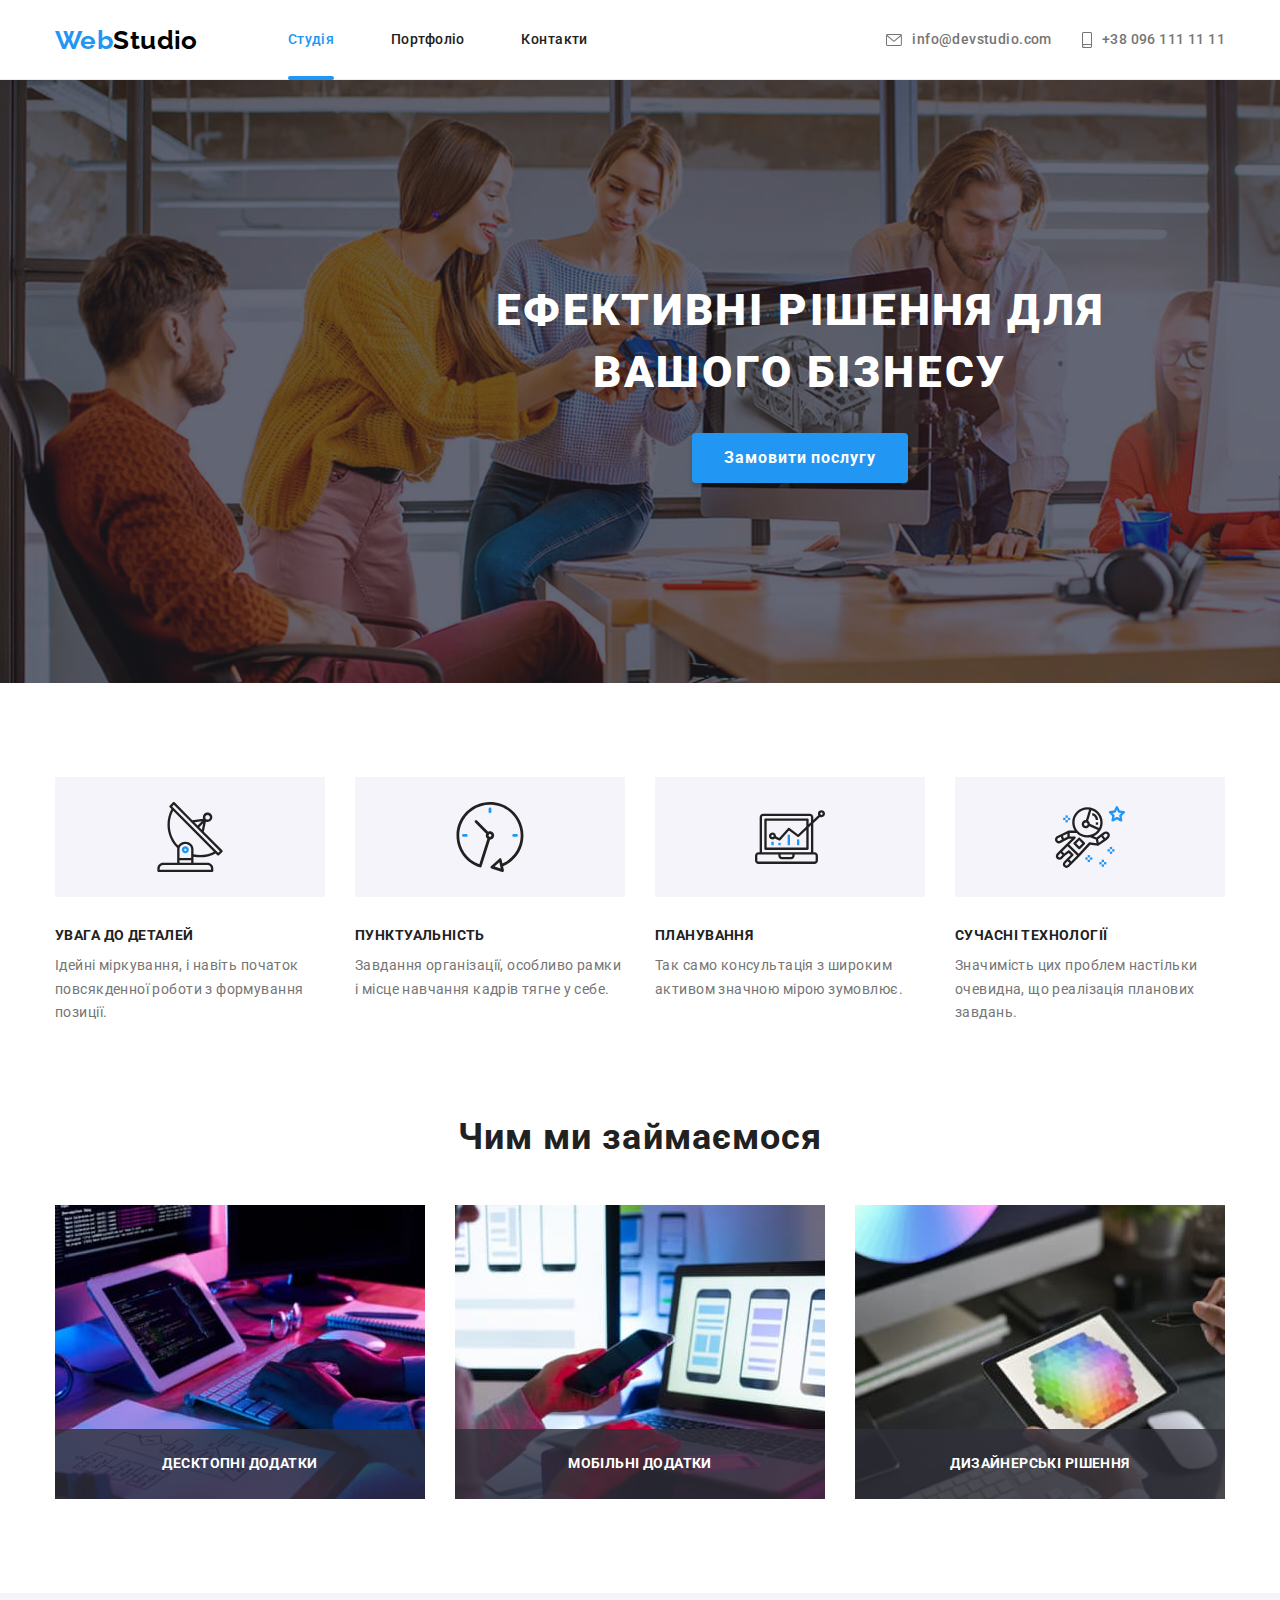
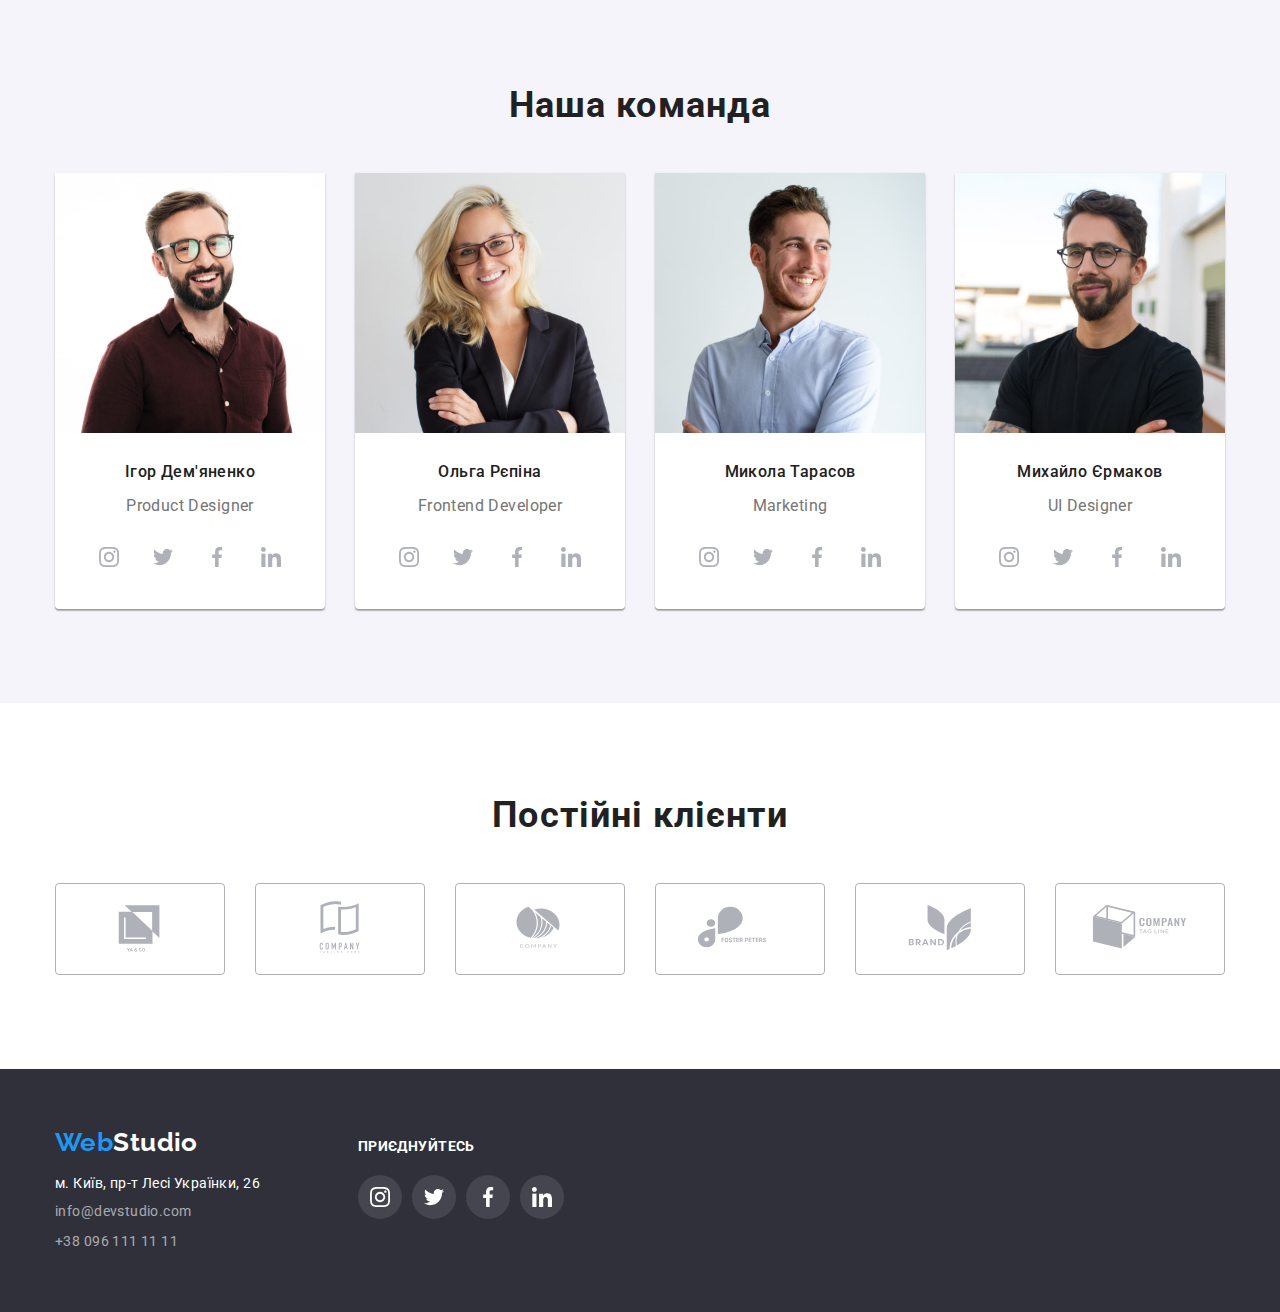
<file: index.html>
<!DOCTYPE html>
<html lang="uk">
  <head>
    <meta charset="UTF-8" />
    <meta http-equiv="X-UA-Compatible" content="IE=edge" />
    <meta name="viewport" content="width=device-width, initial-scale=1.0" />
    <link rel="preconnect" href="https://fonts.googleapis.com" />
    <link rel="preconnect" href="https://fonts.gstatic.com" crossorigin />
    <link
      href="https://fonts.googleapis.com/css2?family=Raleway:wght@700&family=Roboto:wght@400;500;700;900&display=swap"
      rel="stylesheet"
    />
    <link rel="stylesheet" href="css/modern-normalize.css" />
    <link rel="stylesheet" href="css/style.css" />
    <title>Studio</title>
  </head>
  <body>
    <header>
      <div class="container">
        <div class="logo-nav">
          <a class="log" href="./index.html"
            ><span class="logo">Web</span
            ><span class="logo-one">Studio</span></a
          >
          <nav>
            <ul class="menu">
              <li>
                <a class="menu-item-one currentLink" href="./index.html"
                  >Студія</a
                >
              </li>
              <li>
                <a class="menu-item" href="./portfolio.html">Портфоліо</a>
              </li>
              <li><a class="menu-item" href="#">Контакти</a></li>
            </ul>
          </nav>
        </div>
        <ul class="menu">
          <li>
            <a class="menu-contact" href="mailto:info@devstudio.com"
              ><svg class="header-email">
                <use href="./images/sprite.svg#icon-envelope"></use>
              </svg>
              info@devstudio.com</a
            >
          </li>
          <li>
            <a class="menu-contact" href="tel:+380961111111"
              ><svg class="header-tell">
                <use href="./images/sprite.svg#icon-smartphone"></use>
              </svg>
              +38 096 111 11 11</a
            >
          </li>
        </ul>
      </div>
    </header>
    <main>
      <section class="chapter-head">
        <div class="container">
          <h1 class="chapter-text">Ефективні рішення для вашого бізнесу</h1>
          <button class="chapter-btn" type="button" data-modal-open>
            Замовити послугу
          </button>
        </div>
      </section>
      <section class="chapter-mid">
        <div class="container">
          <h2 class="title-one">Переваги</h2>
          <ul class="menu-advan">
            <li>
              <div class="chapter-mid-box">
                <svg class="chapter-mid-picture">
                  <use href="./images/sprite.svg#icon-antenna"></use>
                </svg>
              </div>
              <h3 class="menu-text">УВАГА ДО ДЕТАЛЕЙ</h3>
              <p class="menu-text-two">
                Ідейні міркування, і навіть початок повсякденної роботи з
                формування позиції.
              </p>
            </li>
            <li>
              <div class="chapter-mid-box">
                <svg class="chapter-mid-picture">
                  <use href="./images/sprite.svg#icon-clock"></use>
                </svg>
              </div>

              <h3 class="menu-text">ПУНКТУАЛЬНІСТЬ</h3>
              <p class="menu-text-two">
                Завдання організації, особливо рамки і місце навчання кадрів
                тягне у себе.
              </p>
            </li>
            <li>
              <div class="chapter-mid-box">
                <svg class="chapter-mid-picture">
                  <use href="./images/sprite.svg#icon-diagram"></use>
                </svg>
              </div>

              <h3 class="menu-text">ПЛАНУВАННЯ</h3>
              <p class="menu-text-two">
                Так само консультація з широким активом значною мірою зумовлює.
              </p>
            </li>
            <li>
              <div class="chapter-mid-box">
                <svg class="chapter-mid-picture">
                  <use href="./images/sprite.svg#icon-astronaut"></use>
                </svg>
              </div>

              <h3 class="menu-text">СУЧАСНІ ТЕХНОЛОГІЇ</h3>
              <p class="menu-text-two">
                Значимість цих проблем настільки очевидна, що реалізація
                планових завдань.
              </p>
            </li>
          </ul>
        </div>
      </section>
      <section class="goals">
        <div class="container">
          <h2 class="title">Чим ми займаємося</h2>
          <ul class="menu-goals">
            <li class="box-position">
              <img
                src="./images/box1.jpg"
                alt="coding"
                width="370"
                height="294"
              />
              <div class="goals-text-img">
                <p class="goals-text">Десктопні додатки</p>
              </div>
            </li>
            <li class="box-position">
              <img
                src="./images/box2.jpg"
                alt="coding"
                width="370"
                height="294"
              />
              <div class="goals-text-img">
                <p class="goals-text">Мобільні додатки</p>
              </div>
            </li>
            <li class="box-position">
              <img
                src="./images/box3.jpg"
                alt="coding"
                width="370"
                height="294"
              />
              <div class="goals-text-img">
                <p class="goals-text">Дизайнерські рішення</p>
              </div>
            </li>
          </ul>
        </div>
      </section>
      <section class="chapter-end">
        <div class="container">
          <h2 class="title">Наша команда</h2>
          <ul class="menu">
            <li class="worker">
              <img
                src="./images/man1.jpg"
                alt="Worker"
                width="270"
                height="260"
              />
              <h3 class="menu-text-three">Ігор Дем'яненко</h3>
              <p class="menu-text-two-w">Product Designer</p>
              <ul class="social-list">
                <li class="social-item">
                  <a href="" class="social-list-link">
                    <svg aria-label="Инстаграм" class="social-list-icon">
                      <use href="./images/sprite.svg#icon-instagram"></use>
                    </svg>
                  </a>
                </li>
                <li class="social-item">
                  <a href="" class="social-list-link">
                    <svg aria-label="Твитер" class="social-list-icon">
                      <use href="./images/sprite.svg#icon-twitter"></use>
                    </svg>
                  </a>
                </li>
                <li class="social-item">
                  <a href="" class="social-list-link">
                    <svg aria-label="Фэйсбук" class="social-list-icon">
                      <use href="./images/sprite.svg#icon-facebook"></use>
                    </svg>
                  </a>
                </li>
                <li class="social-item">
                  <a href="" class="social-list-link">
                    <svg aria-label="Линкедин" class="social-list-icon">
                      <use href="./images/sprite.svg#icon-linkedin"></use>
                    </svg>
                  </a>
                </li>
              </ul>
            </li>
            <li class="worker">
              <img
                src="./images/man2.jpg"
                alt="Worker"
                width="270"
                height="260"
              />
              <h3 class="menu-text-three">Ольга Рєпіна</h3>
              <p class="menu-text-two-w">Frontend Developer</p>
              <ul class="social-list">
                <li class="social-item">
                  <a href="" class="social-list-link">
                    <svg aria-label="Инстаграм" class="social-list-icon">
                      <use href="./images/sprite.svg#icon-instagram"></use>
                    </svg>
                  </a>
                </li>
                <li class="social-item">
                  <a href="" class="social-list-link">
                    <svg aria-label="Твитер" class="social-list-icon">
                      <use href="./images/sprite.svg#icon-twitter"></use>
                    </svg>
                  </a>
                </li>
                <li class="social-item">
                  <a href="" class="social-list-link">
                    <svg aria-label="Фэйсбук" class="social-list-icon">
                      <use href="./images/sprite.svg#icon-facebook"></use>
                    </svg>
                  </a>
                </li>
                <li class="social-item">
                  <a href="" class="social-list-link">
                    <svg aria-label="Линкедин" class="social-list-icon">
                      <use href="./images/sprite.svg#icon-linkedin"></use>
                    </svg>
                  </a>
                </li>
              </ul>
            </li>
            <li class="worker">
              <img
                src="./images/man3.jpg"
                alt="Worker"
                width="270"
                height="260"
              />
              <h3 class="menu-text-three">Микола Тарасов</h3>
              <p class="menu-text-two-w">Marketing</p>
              <ul class="social-list">
                <li class="social-item">
                  <a href="" class="social-list-link">
                    <svg aria-label="Инстаграм" class="social-list-icon">
                      <use href="./images/sprite.svg#icon-instagram"></use>
                    </svg>
                  </a>
                </li>
                <li class="social-item">
                  <a href="" class="social-list-link">
                    <svg aria-label="Твитер" class="social-list-icon">
                      <use href="./images/sprite.svg#icon-twitter"></use>
                    </svg>
                  </a>
                </li>
                <li class="social-item">
                  <a href="" class="social-list-link">
                    <svg aria-label="Фэйсбук" class="social-list-icon">
                      <use href="./images/sprite.svg#icon-facebook"></use>
                    </svg>
                  </a>
                </li>
                <li class="social-item">
                  <a href="" class="social-list-link">
                    <svg aria-label="Линкедин" class="social-list-icon">
                      <use href="./images/sprite.svg#icon-linkedin"></use>
                    </svg>
                  </a>
                </li>
              </ul>
            </li>
            <li class="worker">
              <img
                src="./images/man4.jpg"
                alt="Worker"
                width="270"
                height="260"
              />
              <h3 class="menu-text-three">Михайло Єрмаков</h3>
              <p class="menu-text-two-w">UI Designer</p>
              <ul class="social-list">
                <li class="social-item">
                  <a href="" class="social-list-link">
                    <svg aria-label="Инстаграм" class="social-list-icon">
                      <use href="./images/sprite.svg#icon-instagram"></use>
                    </svg>
                  </a>
                </li>
                <li class="social-item">
                  <a href="" class="social-list-link">
                    <svg aria-label="Твитер" class="social-list-icon">
                      <use href="./images/sprite.svg#icon-twitter"></use>
                    </svg>
                  </a>
                </li>
                <li class="social-item">
                  <a href="" class="social-list-link">
                    <svg aria-label="Фэйсбук" class="social-list-icon">
                      <use href="./images/sprite.svg#icon-facebook"></use>
                    </svg>
                  </a>
                </li>
                <li class="social-item">
                  <a href="" class="social-list-link">
                    <svg aria-label="Линкедин" class="social-list-icon">
                      <use href="./images/sprite.svg#icon-linkedin"></use>
                    </svg>
                  </a>
                </li>
              </ul>
            </li>
          </ul>
        </div>
      </section>
      <section>
        <h2 class="title">Постійні клієнти</h2>
        <ul class="icon-client">
          <li class="icon-client-item">
            <a href="" class="icon-client-link">
              <svg class="icon-client-icon">
                <use href="./images/sprite.svg#icon-logo"></use>
              </svg>
            </a>
          </li>
          <li class="icon-client-item">
            <a href="" class="icon-client-link">
              <svg class="icon-client-icon">
                <use href="./images/sprite.svg#icon-logo-1"></use>
              </svg>
            </a>
          </li>
          <li class="icon-client-item">
            <a href="" class="icon-client-link">
              <svg class="icon-client-icon">
                <use href="./images/sprite.svg#icon-logo-2"></use>
              </svg>
            </a>
          </li>
          <li class="icon-client-item">
            <a href="" class="icon-client-link">
              <svg class="icon-client-icon">
                <use href="./images/sprite.svg#icon-logo-3"></use>
              </svg>
            </a>
          </li>
          <li class="icon-client-item">
            <a href="" class="icon-client-link">
              <svg class="icon-client-icon">
                <use href="./images/sprite.svg#icon-logo-4"></use>
              </svg>
            </a>
          </li>
          <li class="icon-client-item">
            <a href="" class="icon-client-link">
              <svg class="icon-client-icon">
                <use href="./images/sprite.svg#icon-logo-5"></use>
              </svg>
            </a>
          </li>
        </ul>
      </section>
    </main>
    <footer class="ftr">
      <div class="container">
        <div>
          <a class="log" href="./index.html"
            ><span class="logo">Web</span
            ><span class="logo-two">Studio</span></a
          >
          <address>
            <ul class="menu-addr">
              <li>
                <a class="adres" href="#">м. Київ, пр-т Лесі Українки, 26</a>
              </li>
              <li>
                <a class="menu-contact-f" href="mailto:info@devstudio.com"
                  >info@devstudio.com</a
                >
              </li>
              <li>
                <a class="menu-contact-f" href="tel:+380961111111"
                  >+38 096 111 11 11</a
                >
              </li>
            </ul>
          </address>
        </div>
        <div class="social-footer">
          <p class="social-text">приєднуйтесь</p>
          <ul class="social-list-f">
            <li class="social-item-f">
              <a href="" class="social-list-link-f">
                <svg aria-label="Инстаграм" class="social-list-icon-f">
                  <use href="./images/sprite.svg#icon-instagram"></use>
                </svg>
              </a>
            </li>
            <li class="social-item-f">
              <a href="" class="social-list-link-f">
                <svg aria-label="Твитер" class="social-list-icon-f">
                  <use href="./images/sprite.svg#icon-twitter"></use>
                </svg>
              </a>
            </li>
            <li class="social-item-f">
              <a href="" class="social-list-link-f">
                <svg aria-label="Фэйсбук" class="social-list-icon-f">
                  <use href="./images/sprite.svg#icon-facebook"></use>
                </svg>
              </a>
            </li>
            <li class="social-item-f">
              <a href="" class="social-list-link-f">
                <svg aria-label="Линкедин" class="social-list-icon-f">
                  <use href="./images/sprite.svg#icon-linkedin"></use>
                </svg>
              </a>
            </li>
          </ul>
        </div>
      </div>
    </footer>
    <div class="backdrop is-hidden" data-modal>
      <div class="modal">
        <button type="button" class="modal-close-btn" data-modal-close>
          <svg class="modal-close-icon">
            <use href="./images/sprite.svg#icon-close"></use>
          </svg>
        </button>
      </div>
    </div>
    <script src="./js/modal.js"></script>
  </body>
</html>
</file>
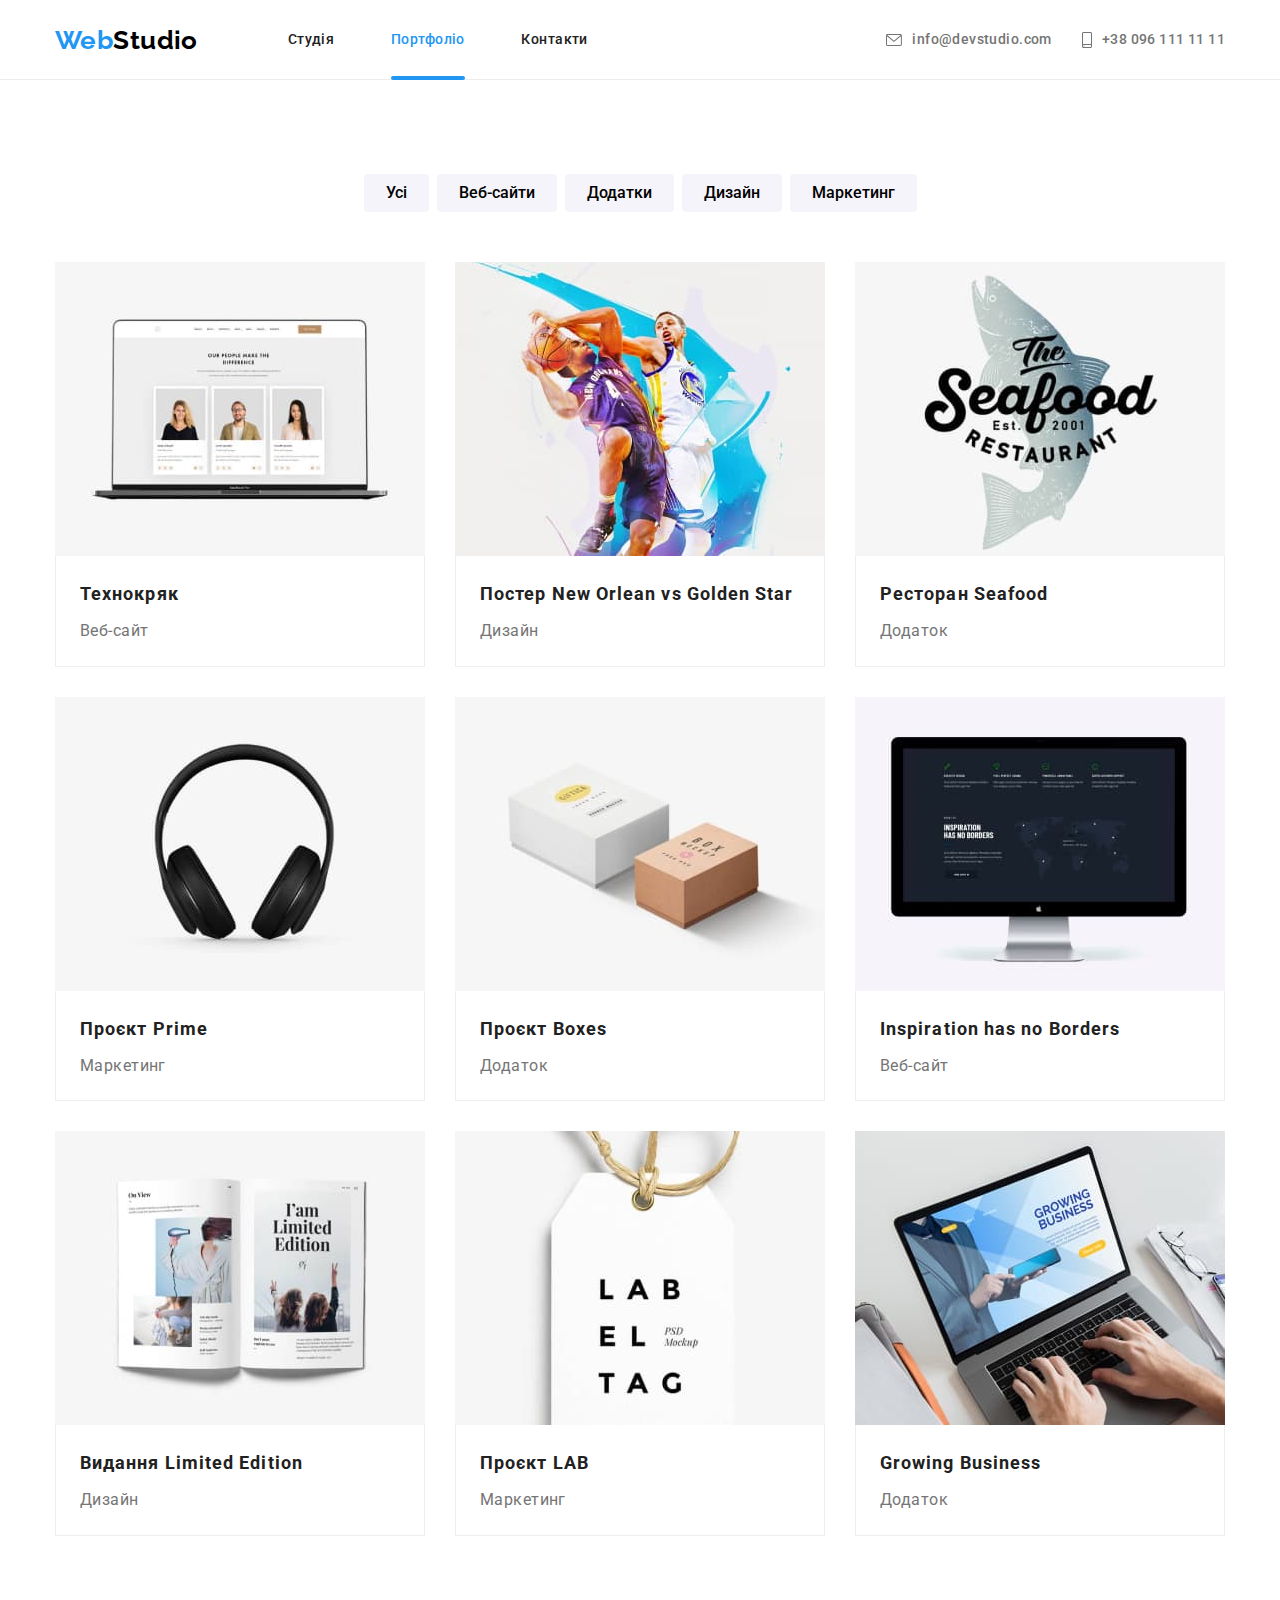
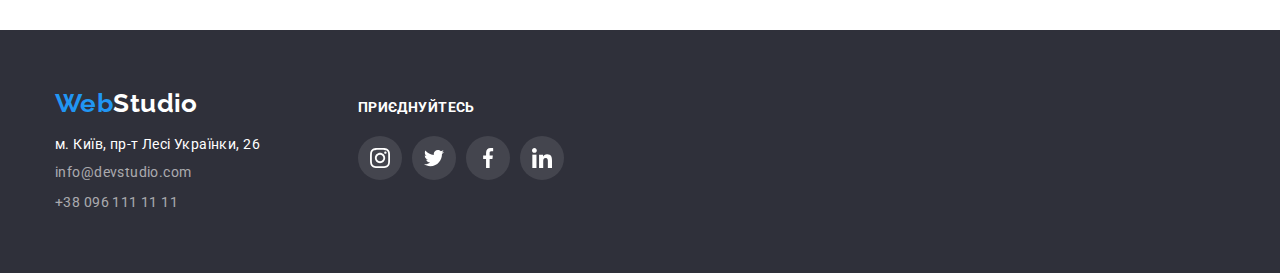
<file: portfolio.html>
<!DOCTYPE html>
<html lang="uk">
  <head>
    <meta charset="UTF-8" />
    <meta http-equiv="X-UA-Compatible" content="IE=edge" />
    <meta name="viewport" content="width=device-width, initial-scale=1.0" />
    <link rel="preconnect" href="https://fonts.googleapis.com" />
    <link rel="preconnect" href="https://fonts.gstatic.com" crossorigin />
    <link
      href="https://fonts.googleapis.com/css2?family=Raleway:wght@700&family=Roboto:wght@400;500;700;900&display=swap"
      rel="stylesheet"
    />
    <link rel="stylesheet" href="css/modern-normalize.css" />
    <link rel="stylesheet" href="css/style.css" />
    <title>Portfolio</title>
  </head>
  <body>
    <header>
      <div class="container">
        <div class="logo-nav">
          <a class="log" href="./index.html"
            ><span class="logo">Web</span
            ><span class="logo-one">Studio</span></a
          >
          <nav>
            <ul class="menu">
              <li>
                <a class="menu-item-one" href="./index.html">Студія</a>
              </li>
              <li>
                <a class="menu-item currentLink" href="./portfolio.html"
                  >Портфоліо</a
                >
              </li>
              <li><a class="menu-item" href="#">Контакти</a></li>
            </ul>
          </nav>
        </div>
        <ul class="menu">
          <li>
            <a class="menu-contact" href="mailto:info@devstudio.com"
              ><svg class="header-email">
                <use href="./images/sprite.svg#icon-envelope"></use>
              </svg>
              info@devstudio.com</a
            >
          </li>
          <li>
            <a class="menu-contact" href="tel:+380961111111"
              ><svg class="header-tell">
                <use href="./images/sprite.svg#icon-smartphone"></use>
              </svg>
              +38 096 111 11 11</a
            >
          </li>
        </ul>
      </div>
    </header>
    <main>
      <section class="port">
        <div class="container">
          <h1 class="title-one">Портфолио</h1>
          <ul class="menu-port">
            <li>
              <button class="menu-btn" type="button"><span>Усі</span></button>
            </li>
            <li>
              <button class="menu-btn" type="button">
                <span>Веб-сайти</span>
              </button>
            </li>
            <li>
              <button class="menu-btn" type="button">
                <span>Додатки</span>
              </button>
            </li>
            <li>
              <button class="menu-btn" type="button">
                <span>Дизайн</span>
              </button>
            </li>
            <li>
              <button class="menu-btn" type="button">
                <span>Маркетинг</span>
              </button>
            </li>
          </ul>
          <ul class="menu-wall card-set">
            <li class="wall">
              <a href="" class="wall-img">
                <div class="wall-img-overlay">
                  <img
                    src="./images/portfolio1.jpg"
                    alt="WebSite"
                    width="370"
                    height="295"
                  />
                  <p class="overlay">
                    Ресурс пропонує комплексні пропозиції з різним рівнем
                    функціоналу та сервісів. Все це дозволить відвідувачу
                    отримати вичерпні відомості про компанію чи приватну особу.
                  </p>
                </div>
                <div class="wall-text">
                  <h2 class="menu-text-p">Технокряк</h2>
                  <p class="menu-text-two-p">Веб-сайт</p>
                </div>
              </a>
            </li>
            <li class="wall">
              <a href="#" class="wall-img">
                <div class="wall-img-overlay">
                  <img
                    src="./images/portfolio2.jpg"
                    alt="WebSite"
                    width="370"
                    height="295"
                  />
                  <p class="overlay">
                    Ресурс пропонує комплексні пропозиції з різним рівнем
                    функціоналу та сервісів. Все це дозволить відвідувачу
                    отримати вичерпні відомості про компанію чи приватну особу.
                  </p>
                </div>
                <div class="wall-text">
                  <h2 class="menu-text-p">Постер New Orlean vs Golden Star</h2>
                  <p class="menu-text-two-p">Дизайн</p>
                </div>
              </a>
            </li>
            <li class="wall">
              <a href="#" class="wall-img">
                <div class="wall-img-overlay">
                  <img
                    src="./images/portfolio3.jpg"
                    alt="WebSite"
                    width="370"
                    height="295"
                  />
                  <p class="overlay">
                    Ресурс пропонує комплексні пропозиції з різним рівнем
                    функціоналу та сервісів. Все це дозволить відвідувачу
                    отримати вичерпні відомості про компанію чи приватну особу.
                  </p>
                </div>
                <div class="wall-text">
                  <h2 class="menu-text-p">Ресторан Seafood</h2>
                  <p class="menu-text-two-p">Додаток</p>
                </div>
              </a>
            </li>
            <li class="wall">
              <a href="#" class="wall-img">
                <div class="wall-img-overlay">
                  <img
                    src="./images/portfolio4.jpg"
                    alt="WebSite"
                    width="370"
                    height="295"
                  />
                  <p class="overlay">
                    Ресурс пропонує комплексні пропозиції з різним рівнем
                    функціоналу та сервісів. Все це дозволить відвідувачу
                    отримати вичерпні відомості про компанію чи приватну особу.
                  </p>
                </div>
                <div class="wall-text">
                  <h2 class="menu-text-p">Проєкт Prime</h2>
                  <p class="menu-text-two-p">Маркетинг</p>
                </div>
              </a>
            </li>
            <li class="wall">
              <a href="#" class="wall-img">
                <div class="wall-img-overlay">
                  <img
                    src="./images/portfolio5.jpg"
                    alt="WebSite"
                    width="370"
                    height="295"
                  />
                  <p class="overlay">
                    Ресурс пропонує комплексні пропозиції з різним рівнем
                    функціоналу та сервісів. Все це дозволить відвідувачу
                    отримати вичерпні відомості про компанію чи приватну особу.
                  </p>
                </div>
                <div class="wall-text">
                  <h2 class="menu-text-p">Проєкт Boxes</h2>
                  <p class="menu-text-two-p">Додаток</p>
                </div>
              </a>
            </li>
            <li class="wall">
              <a href="#" class="wall-img">
                <div class="wall-img-overlay">
                  <img
                    src="./images/portfolio6.jpg"
                    alt="WebSite"
                    width="370"
                    height="295"
                  />
                  <p class="overlay">
                    Ресурс пропонує комплексні пропозиції з різним рівнем
                    функціоналу та сервісів. Все це дозволить відвідувачу
                    отримати вичерпні відомості про компанію чи приватну особу.
                  </p>
                </div>
                <div class="wall-text">
                  <h2 class="menu-text-p">Inspiration has no Borders</h2>
                  <p class="menu-text-two-p">Веб-сайт</p>
                </div>
              </a>
            </li>
            <li class="wall">
              <a class="wall-img" href="#">
                <div class="wall-img-overlay">
                  <img
                    src="./images/portfolio7.jpg"
                    alt="WebSite"
                    width="370"
                    height="295"
                  />
                  <p class="overlay">
                    Ресурс пропонує комплексні пропозиції з різним рівнем
                    функціоналу та сервісів. Все це дозволить відвідувачу
                    отримати вичерпні відомості про компанію чи приватну особу.
                  </p>
                </div>
                <div class="wall-text">
                  <h2 class="menu-text-p">Видання Limited Edition</h2>
                  <p class="menu-text-two-p">Дизайн</p>
                </div>
              </a>
            </li>
            <li class="wall">
              <a class="wall-img" href="#">
                <div class="wall-img-overlay">
                  <img
                    src="./images/portfolio8.jpg"
                    alt="WebSite"
                    width="370"
                    height="295"
                  />
                  <p class="overlay">
                    Ресурс пропонує комплексні пропозиції з різним рівнем
                    функціоналу та сервісів. Все це дозволить відвідувачу
                    отримати вичерпні відомості про компанію чи приватну особу.
                  </p>
                </div>
                <div class="wall-text">
                  <h2 class="menu-text-p">Проєкт LAB</h2>
                  <p class="menu-text-two-p">Маркетинг</p>
                </div>
              </a>
            </li>
            <li class="wall">
              <a class="wall-img" href="#">
                <div class="wall-img-overlay">
                  <img
                    src="./images/portfolio9.jpg"
                    alt="WebSite"
                    width="370"
                    height="295"
                  />
                  <p class="overlay">
                    Ресурс пропонує комплексні пропозиції з різним рівнем
                    функціоналу та сервісів. Все це дозволить відвідувачу
                    отримати вичерпні відомості про компанію чи приватну особу.
                  </p>
                </div>
                <div class="wall-text">
                  <h2 class="menu-text-p">Growing Business</h2>
                  <p class="menu-text-two-p">Додаток</p>
                </div>
              </a>
            </li>
          </ul>
        </div>
      </section>
    </main>
    <footer class="ftr">
      <div class="container">
        <div>
          <a class="log" href="./index.html"
            ><span class="logo">Web</span
            ><span class="logo-two">Studio</span></a
          >
          <address>
            <ul class="menu-addr">
              <li>
                <a class="adres" href="#">м. Київ, пр-т Лесі Українки, 26</a>
              </li>
              <li>
                <a class="menu-contact-f" href="mailto:info@devstudio.com"
                  >info@devstudio.com</a
                >
              </li>
              <li>
                <a class="menu-contact-f" href="tel:+380961111111"
                  >+38 096 111 11 11</a
                >
              </li>
            </ul>
          </address>
        </div>
        <div class="social-footer">
          <p class="social-text">приєднуйтесь</p>
          <ul class="social-list-f">
            <li class="social-item-f">
              <a href="" class="social-list-link-f">
                <svg aria-label="Инстаграм" class="social-list-icon-f">
                  <use href="./images/sprite.svg#icon-instagram"></use>
                </svg>
              </a>
            </li>
            <li class="social-item-f">
              <a href="" class="social-list-link-f">
                <svg aria-label="Твитер" class="social-list-icon-f">
                  <use href="./images/sprite.svg#icon-twitter"></use>
                </svg>
              </a>
            </li>
            <li class="social-item-f">
              <a href="" class="social-list-link-f">
                <svg aria-label="Фэйсбук" class="social-list-icon-f">
                  <use href="./images/sprite.svg#icon-facebook"></use>
                </svg>
              </a>
            </li>
            <li class="social-item-f">
              <a href="" class="social-list-link-f">
                <svg aria-label="Линкедин" class="social-list-icon-f">
                  <use href="./images/sprite.svg#icon-linkedin"></use>
                </svg>
              </a>
            </li>
          </ul>
        </div>
      </div>
    </footer>
  </body>
</html>
</file>
<file: css/style.css>
:root {
  --color-text1: #ffffff;
  --color-text2: #212121;
  --color-text3: #757575;
  --color-main1-footer: #2f303a;
  --color-main2: #f5f4fa;
  --color-logo: #2196f3;
  --black-: #000000;
  --btn-: #1766a7;
  --color-footer: rgba(255, 255, 255, 0.6);
  --color-head: #c4c4c4;
  --color-picture-box: #f5f4fa;
  --color-client: #afb1b8;
}

h1,
h2,
h3,
h4,
h5,
h6,
p {
  margin: 0;
  padding: 0;
}

ul {
  margin: 0;
  padding: 0;
  list-style-type: none;
}

body {
  background: var(--color-text1);
  font-family: "Roboto", sans-serif;
  color: var(--color-text2);
  font-size: 14px;
  letter-spacing: 0.03em;
}

.container {
  width: 1200px;
  margin-left: auto;
  margin-right: auto;
  padding-left: 15px;
  padding-right: 15px;
}

/* Start Header  */

nav .menu {
  width: 300px;
  display: flex;
  justify-content: space-between;
}

nav .menu > li {
  height: 80px;
  display: flex;
  align-items: center;
  position: relative;
}

header {
  display: flex;
  height: 80px;
  align-items: center;
  border-bottom: 1px solid #ececec;
}

header .container {
  display: flex;
}

.logo-nav {
  display: flex;
  align-items: center;
}

.log {
  font-family: "Raleway";
  font-style: normal;
  font-weight: 700;
  font-size: 26px;
  line-height: 1;
  text-decoration: none;
  margin-right: 90px;
}

.logo {
  color: var(--color-logo);
}

.logo-one {
  color: var(--black-);
}

.logo-two {
  color: var(--color-text1);
}

.menu {
  display: flex;
  margin-left: auto;
  gap: 30px;
  align-items: center;
}
.menu-item {
  font-weight: 500;
  font-size: 14px;
  line-height: 1.5;
  color: var(--color-text2);
  text-decoration: none;
  transition: color 250ms cubic-bezier(0.4, 0, 0.2, 1);
}

.menu-item-one {
  font-weight: 500;
  font-size: 14px;
  line-height: 1.5;
  color: var(--color-text2);
  text-decoration: none;
  transition: color 250ms cubic-bezier(0.4, 0, 0.2, 1);
}

/* .menu-item-one::after {
  display: block;
  width: 48px;
  height: 4px;
  background: var(--color-logo);
  border-radius: 2px;
  position: absolute;
  bottom: 0;
  content: "";
}
 */
.menu-item:hover {
  color: var(--color-logo);
}

.menu-item-one:hover,
.menu-item-one:focus {
  color: var(--color-logo);
}

.menu-item:focus {
  color: var(--color-logo);
}

.currentLink {
  color: var(--color-logo);
}

.currentLink::after {
  display: block;
  width: 100%;
  height: 4px;
  background: var(--color-logo);
  border-radius: 2px;
  position: absolute;
  bottom: 0;
  content: "";
}

.header-email {
  width: 16px;
  height: 12px;
  fill: var(--color-text3);
  transition: fill 250ms cubic-bezier(0.4, 0, 0.2, 1);
}

.menu-contact:hover .header-email,
.menu-contact:focus .header-email {
  fill: var(--color-logo);
}

.header-tell {
  width: 10px;
  height: 16px;
  fill: var(--color-text3);
  transition: fill 250ms cubic-bezier(0.4, 0, 0.2, 1);
}

.menu-contact:hover .header-tell,
.menu-contact:focus .header-tell {
  fill: var(--color-logo);
}

.menu-contact {
  display: flex;
  justify-content: center;
  align-items: center;
  font-style: normal;
  font-weight: 500;
  font-size: 14px;
  line-height: 1.5;
  color: var(--color-text3);
  text-decoration: none;
  column-gap: 10px;
  transition: color 250ms cubic-bezier(0.4, 0, 0.2, 1);
}

.menu-contact:hover {
  color: var(--color-logo);
}

.menu-contact:focus {
  color: var(--color-logo);
}

/* End Header  */

/* Start Main Index */

section {
  display: flex;
  justify-content: center;
  align-items: center;
  flex-direction: column;
}

.chapter-head {
  background-color: var(--color-head);
  padding-top: 200px;
  padding-bottom: 200px;
  text-align: center;
  background-image: linear-gradient(
      rgba(47, 48, 58, 0.4),
      rgba(47, 48, 58, 0.4)
    ),
    url(../images/Img.jpg);
  background-size: cover;
  min-width: 1600px;
  margin-left: auto;
  margin-right: auto;
}

.chapter-text {
  font-weight: 900;
  font-size: 44px;
  line-height: 1.4;
  letter-spacing: 0.06em;
  color: var(--color-text1);
  text-transform: uppercase;
  width: 700px;
  margin-bottom: 30px;
  margin-left: auto;
  margin-right: auto;
}

.chapter-btn {
  font-weight: 700;
  font-size: 16px;
  line-height: 1;
  color: var(--color-text1);
  width: 216px;
  height: 50px;
  letter-spacing: 0.06em;
  background: var(--color-logo);
  box-shadow: 0px 4px 4px rgba(0, 0, 0, 0.15);
  border-radius: 4px;
  border: none;
  transition: 250ms cubic-bezier(0.4, 0, 0.2, 1);
}

.chapter-btn:hover {
  background-color: var(--btn-);
}

.chapter-btn:focus {
  background-color: var(--btn-);
}

.chapter-mid-box {
  display: flex;
  justify-content: center;
  align-items: center;
  width: 270px;
  height: 120px;
  background-color: var(--color-picture-box);
  margin-bottom: 30px;
}

.chapter-mid-picture {
  width: 70px;
  height: 70px;
}

.title {
  font-weight: 700;
  font-size: 36px;
  line-height: 1;
  letter-spacing: 0.03em;
  color: var(--color-text2);
  margin-bottom: 50px;
  text-align: center;
}

.title-one {
  position: absolute;
  width: 1px;
  height: 1px;
  margin: -1px;
  padding: 0;
  overflow: hidden;
  border: 0;
  clip: rect(0 0 0 0);
}

.menu-goals {
  display: flex;
  gap: 30px;
}

.box-position {
  position: relative;
}

.goals-text-img {
  display: flex;
  justify-content: center;

  position: absolute;
  width: 370px;
  height: 70px;
  bottom: 0;
  background: rgba(47, 48, 58, 0.8);
  z-index: 1;
}

.goals-text {
  display: flex;
  align-items: center;
  font-family: "Roboto";
  font-style: normal;
  font-weight: 700;
  font-size: 14px;
  line-height: 1.14;
  text-align: center;
  letter-spacing: 0.03em;
  text-transform: uppercase;
  color: var(--color-text1);
}

.menu-advan {
  display: flex;
  gap: 30px;
}

.menu-advan li {
  width: 270px;
}

.menu-text {
  font-weight: 700;
  font-size: 14px;
  line-height: 1.18;
  margin-bottom: 10px;
}

.menu-text-two {
  font-weight: 400;
  font-size: 14px;
  line-height: 1.7;
  color: var(--color-text3);
}

.menu-text-two-w {
  font-weight: 400;
  font-size: 16px;
  line-height: 1.7;
  color: var(--color-text3);
  margin-bottom: 16px;
  text-align: center;
}

.menu-text-three {
  font-weight: 500;
  font-size: 16px;
  line-height: 1.18;
  margin-top: 30px;
  margin-bottom: 10px;
  text-align: center;
}

.chapter-end {
  background: var(--color-main2);
}

.worker {
  width: 270px;
  background: var(--color-text1);
  box-shadow: 0px 1px 3px rgba(0, 0, 0, 0.12), 0px 1px 1px rgba(0, 0, 0, 0.14),
    0px 2px 1px rgba(0, 0, 0, 0.2);
  border-radius: 0px 0px 4px 4px;
}

img {
  display: block;
  max-width: 100%;
  height: auto;
}

section {
  padding-bottom: 94px;
  padding-top: 94px;
}

.chapter-mid {
  padding-bottom: 0;
}

.social-list {
  display: flex;
  justify-content: center;
  column-gap: 10px;
  align-items: center;
  margin-bottom: 30px;
}

.social-list-link {
  display: flex;
  align-items: center;
  justify-content: center;
  width: 44px;
  height: 44px;
  border-radius: 50%;
  transition: 250ms cubic-bezier(0.4, 0, 0.2, 1);
}

.social-list-link:hover,
.social-list-link:focus {
  background-color: var(--color-logo);
}

.social-list-icon {
  width: 20px;
  height: 20px;
  fill: var(--color-client);
  transition: fill 250ms cubic-bezier(0.4, 0, 0.2, 1);
}

.social-list-link:hover .social-list-icon,
.social-list-link:focus .social-list-icon {
  fill: var(--color-text1);
}

.icon-client {
  display: flex;
  justify-content: center;
  align-items: center;
  column-gap: 30px;
}

.icon-client-item {
  display: flex;
  justify-content: center;
  align-items: center;
  width: 170px;
  height: 92px;
  border: 1px solid var(--color-client);
  border-radius: 4px;
  transition: border 250ms cubic-bezier(0.4, 0, 0.2, 1);
}

.icon-client-icon {
  width: 106px;
  height: 60px;
  fill: var(--color-client);
  transition: fill 250ms cubic-bezier(0.4, 0, 0.2, 1);
}

.icon-client-item:hover,
.icon-client-item:focus {
  border: 1px solid var(--color-logo);
}

.icon-client-item:hover .icon-client-icon,
.icon-client-item:focus .icon-client-icon {
  fill: var(--color-logo);
}

/* End Main Index */

/* Start Main Portfolio  */

.menu-btn {
  background: var(--color-main2);
  border-radius: 4px;
  border: none;
  margin: 0 4px;
  font-family: "Roboto";
  font-weight: 500;
  font-size: 16px;
  text-align: center;
  line-height: 1.6;
  padding: 6px 22px;
  transition: 250ms cubic-bezier(0.4, 0, 0.2, 1);
}

.menu-btn:hover {
  background: var(--color-logo);
  box-shadow: 0px 3px 1px rgba(0, 0, 0, 0.1), 0px 1px 2px rgba(0, 0, 0, 0.08),
    0px 2px 2px rgba(0, 0, 0, 0.12);
  border-radius: 4px;
  color: var(--color-text1);
}

.menu-btn:focus {
  background: var(--color-logo);
  box-shadow: 0px 3px 1px rgba(0, 0, 0, 0.1), 0px 1px 2px rgba(0, 0, 0, 0.08),
    0px 2px 2px rgba(0, 0, 0, 0.12);
  border-radius: 4px;
  color: var(--color-text1);
}

.menu-text-p {
  font-weight: 700;
  font-size: 18px;
  line-height: 2;
  letter-spacing: 0.06em;
  color: var(--color-text2);
  margin-bottom: 4px;
}

.menu-text-two-p {
  font-size: 16px;
  line-height: 1.87;
  color: var(--color-text3);
}

.wall {
  width: 370px;
}

.wall-img {
  display: block;
  text-decoration: none;
  transition: 250ms cubic-bezier(0.4, 0, 0.2, 1);
}

.wall-img:hover,
.wall-img:focus {
  box-shadow: 0px 1px 1px rgba(0, 0, 0, 0.12), 0px 4px 4px rgba(0, 0, 0, 0.06),
    1px 4px 6px rgba(0, 0, 0, 0.16);
}

.menu-port {
  display: flex;
  margin-bottom: 50px;
  justify-content: center;
}

.menu-wall {
  display: flex;
  /* justify-content: center; */
}

.card-set {
  display: flex;
  flex-wrap: wrap;
  gap: 30px;
}

.port {
  display: flex;
  flex-direction: column;
  align-items: center;
}

.wall-text {
  padding-bottom: 20px;
  padding-left: 24px;
  padding-right: 24px;
  padding-top: 20px;
  background: var(--color-text1);
  border-left: 1px solid #eeeeee;
  border-right: 1px solid #eeeeee;
  border-bottom: 1px solid #eeeeee;
}

.wall-img-overlay {
  position: relative;
  overflow: hidden;
}

.overlay {
  position: absolute;
  top: 0;
  left: 0;
  padding: 63px 24px;
  height: 100%;
  width: 100%;
  overflow: auto;
  font-family: "Roboto";
  font-style: normal;
  font-weight: 400;
  font-size: 18px;
  line-height: 1.55;
  letter-spacing: 0.03em;
  background: rgba(33, 150, 243, 0.9);
  color: #ffffff;
  transform: translateY(100%);
  transition: transform 250ms cubic-bezier(0.4, 0, 0.2, 1);
}

.wall-img:hover .overlay,
.wall-img:focus .overlay {
  transform: translateY(0%);
}

/* End Main Portfolio  */

/* Start Footer  */

.ftr {
  background: var(--color-main1-footer);
  padding: 60px 0;
}

.ftr .container {
  display: flex;
  align-items: baseline;
  column-gap: 70px;
}

.social-text {
  font-family: "Roboto";
  font-style: normal;
  font-weight: 700;
  font-size: 14px;
  line-height: 1.14;
  letter-spacing: 0.03em;
  text-transform: uppercase;
  color: var(--color-text1);
  text-align: left;
  margin-bottom: 20px;
}

.social-list-f {
  display: flex;
  justify-content: center;
  column-gap: 10px;
  align-items: center;
}

.social-list-link-f {
  display: flex;
  align-items: center;
  justify-content: center;
  width: 44px;
  height: 44px;
  border-radius: 50%;
  background-color: rgba(255, 255, 255, 0.1);
  transition: 250ms cubic-bezier(0.4, 0, 0.2, 1);
}

.social-list-link-f:hover,
.social-list-link-f:focus {
  background-color: var(--color-logo);
}

.social-list-icon-f {
  width: 20px;
  height: 20px;
  fill: var(--color-text1);
  transition: fill 250ms cubic-bezier(0.4, 0, 0.2, 1);
}

.social-list-link-f:hover .social-list-icon-f,
.social-list-link-f:focus .social-list-icon-f {
  fill: var(--color-text1);
}

address {
  margin-top: 20px;
}

.menu-addr li {
  margin-bottom: 9px;
}

.menu-addr li:last-child {
  margin-bottom: 0px;
}

.menu-contact-f {
  font-style: normal;
  font-weight: 400;
  font-size: 14px;
  line-height: 1.5;
  color: var(--color-footer);
  text-decoration: none;
}

.adres {
  font-style: normal;
  font-size: 14px;
  line-height: 1.14;
  color: var(--color-text1);
  text-decoration: none;
}

/* End Footer  */

.backdrop {
  position: fixed;
  top: 0;
  left: 0;
  width: 100%;
  height: 100%;
  background: rgba(0, 0, 0, 0.2);
  z-index: 10;

  opacity: 1;
  visibility: visible;
  pointer-events: auto;
  transition: opacity 250ms cubic-bezier(0.4, 0, 0.2, 1),
    visibility 250ms cubic-bezier(0.4, 0, 0.2, 1);
}

.backdrop.is-hidden {
  visibility: hidden;
  opacity: 0;
  pointer-events: none;
}

.modal {
  position: absolute;
  top: 50%;
  left: 50%;
  transform: translate(-50%, -50%);
  width: 528px;
  height: 581px;
  background: var(--color-text1);
  box-shadow: 0px 1px 3px rgba(0, 0, 0, 0.12), 0px 1px 1px rgba(0, 0, 0, 0.14),
    0px 2px 1px rgba(0, 0, 0, 0.2);
  border-radius: 4px;
}

.modal-close-icon {
  width: 18px;
  height: 18px;
}

.modal-close-btn {
  position: absolute;
  top: 8px;
  right: 8px;
  display: flex;
  align-items: center;
  justify-content: center;
  width: 30px;
  height: 30px;
  border-radius: 50%;
  background: var(--color-text1);
  border: 1px solid rgba(0, 0, 0, 0.1);
  padding: 0;
}
</file>
